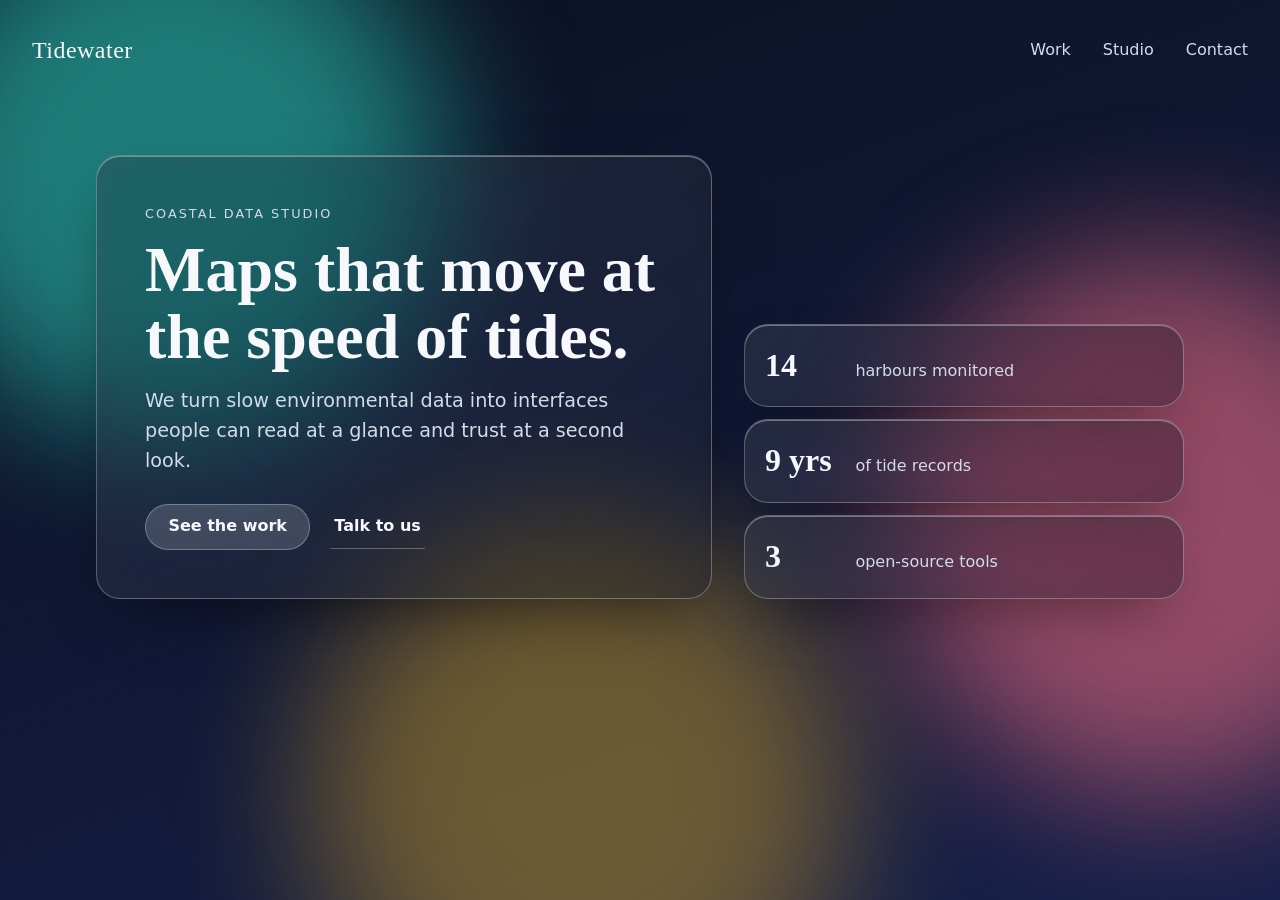
<file: examples/glass-hero/index.html>
<!doctype html>
<html lang="en">
<head>
  <meta charset="utf-8">
  <meta name="viewport" content="width=device-width, initial-scale=1">
  <title>Tidewater - glass hero example</title>
  <meta name="description" content="Example hero section: frosted glass over a slow gradient, with a static fallback.">
  <link rel="stylesheet" href="styles.css">
</head>
<body>
  <a class="skip-link" href="#main">Skip to content</a>

  <div class="backdrop" aria-hidden="true">
    <span class="blob blob--teal"></span>
    <span class="blob blob--coral"></span>
    <span class="blob blob--amber"></span>
  </div>

  <header class="site-header">
    <p class="wordmark">Tidewater</p>
    <nav aria-label="Primary">
      <ul>
        <li><a href="#work">Work</a></li>
        <li><a href="#studio">Studio</a></li>
        <li><a href="#contact">Contact</a></li>
      </ul>
    </nav>
  </header>

  <main id="main">
    <section class="hero" aria-labelledby="hero-title">
      <div class="glass panel">
        <p class="eyebrow">Coastal data studio</p>
        <h1 id="hero-title">Maps that move at the speed of tides.</h1>
        <p class="lede">We turn slow environmental data into interfaces people can read at a glance and trust at a second look.</p>
        <p class="actions">
          <a class="button button--glass" href="#work">See the work</a>
          <a class="button button--text" href="#contact">Talk to us</a>
        </p>
      </div>

      <ul class="stats" aria-label="Studio facts">
        <li class="glass tile"><strong>14</strong><span>harbours monitored</span></li>
        <li class="glass tile"><strong>9 yrs</strong><span>of tide records</span></li>
        <li class="glass tile"><strong>3</strong><span>open-source tools</span></li>
      </ul>
    </section>
  </main>
</body>
</html>
</file>
<file: examples/glass-hero/styles.css>
/* Tidewater glass hero - an original example for Design Sensei.
   Pattern: frosted glass over a slow gradient, with a solid fallback when
   backdrop-filter is unavailable and a static state for reduced motion.
   No JavaScript, no dependencies, no images. */

:root {
  --ink: #f6f8fb;
  --ink-soft: #d3dbe8;
  --night: #0b1020;
  --night-2: #17204a;
  --teal: #2dd4bf;
  --coral: #fb7185;
  --amber: #fbbf24;
  --glass-fill: rgba(255, 255, 255, 0.10);
  --glass-scrim: rgba(8, 12, 28, 0.42);   /* keeps text contrast independent of what is behind the glass */
  --glass-edge: rgba(255, 255, 255, 0.28);
  --focus: #ffe08a;
  --radius: 1.5rem;
  --space: clamp(1rem, 2.5vw, 2rem);
  --display: "Iowan Old Style", "Palatino Linotype", Palatino, Georgia, serif;
  --text: ui-sans-serif, system-ui, -apple-system, "Segoe UI", sans-serif;
}

* { box-sizing: border-box; }

html { color-scheme: dark; }

body {
  margin: 0;
  min-height: 100vh;
  min-height: 100dvh;
  background: linear-gradient(160deg, var(--night), var(--night-2));
  color: var(--ink);
  font-family: var(--text);
  line-height: 1.55;
  overflow-x: hidden;
}

/* ---- backdrop: three blurred blobs that drift slowly (transform only) ---- */
.backdrop { position: fixed; inset: 0; z-index: -1; overflow: hidden; }
.blob {
  position: absolute;
  width: min(60vw, 34rem);
  aspect-ratio: 1;
  border-radius: 50%;
  filter: blur(70px);
  opacity: 0.55;
  animation: drift 26s ease-in-out infinite alternate;
}
.blob--teal  { background: var(--teal);  top: -12%;  left: -8%; }
.blob--coral { background: var(--coral); top: 28%;   right: -12%; animation-duration: 32s; animation-delay: -9s; }
.blob--amber { background: var(--amber); bottom: -18%; left: 24%; opacity: 0.38; animation-duration: 38s; animation-delay: -17s; }

@keyframes drift {
  from { transform: translate3d(0, 0, 0) scale(1); }
  to   { transform: translate3d(6vw, 4vh, 0) scale(1.12); }
}

/* ---- layout ---- */
.site-header {
  display: flex;
  flex-wrap: wrap;
  align-items: center;
  justify-content: space-between;
  gap: 1rem;
  padding: var(--space);
}
.wordmark { margin: 0; font-family: var(--display); font-size: 1.5rem; letter-spacing: 0.02em; }
.site-header ul { display: flex; gap: clamp(1rem, 3vw, 2rem); margin: 0; padding: 0; list-style: none; }
.site-header a { color: var(--ink-soft); text-decoration: none; padding-block: 0.25rem; border-bottom: 1px solid transparent; }
.site-header a:hover { color: var(--ink); border-bottom-color: currentColor; }

.hero {
  display: grid;
  gap: var(--space);
  padding: var(--space);
  max-width: 72rem;
  margin-inline: auto;
}
@media (min-width: 52rem) {
  .hero { grid-template-columns: 1.4fr 1fr; align-items: end; padding-block: 6vh; }
}

/* ---- glass surface ---- */
.glass {
  position: relative;
  background: linear-gradient(135deg, var(--glass-fill), rgba(255, 255, 255, 0.04)), var(--glass-scrim);
  border: 1px solid var(--glass-edge);
  border-radius: var(--radius);
  box-shadow: inset 0 1px 0 rgba(255, 255, 255, 0.35), 0 24px 60px -24px rgba(0, 0, 0, 0.6);
  -webkit-backdrop-filter: blur(18px) saturate(140%);
  backdrop-filter: blur(18px) saturate(140%);
}
/* No backdrop-filter support: fall back to a more opaque, still legible surface. */
@supports not ((backdrop-filter: blur(1px)) or (-webkit-backdrop-filter: blur(1px))) {
  .glass { background: rgba(18, 26, 58, 0.92); }
}
/* Windows high-contrast and similar modes: drop decoration, keep structure. */
@media (forced-colors: active) {
  .glass { background: Canvas; border-color: CanvasText; box-shadow: none; backdrop-filter: none; }
}

.panel { padding: clamp(1.5rem, 4vw, 3rem); }
.eyebrow { margin: 0 0 0.75rem; font-size: 0.8rem; letter-spacing: 0.16em; text-transform: uppercase; color: var(--ink-soft); }
h1 { margin: 0 0 1rem; font-family: var(--display); font-weight: 600; font-size: clamp(2.1rem, 6vw, 4rem); line-height: 1.05; text-wrap: balance; }
.lede { margin: 0 0 1.75rem; max-width: 36rem; font-size: clamp(1rem, 1.6vw, 1.2rem); color: var(--ink-soft); }
.actions { display: flex; flex-wrap: wrap; gap: 0.75rem 1.25rem; align-items: center; margin: 0; }

.button {
  display: inline-flex;
  align-items: center;
  min-height: 2.75rem;               /* comfortable touch target */
  padding: 0.6rem 1.4rem;
  border-radius: 999px;
  font-weight: 600;
  text-decoration: none;
  color: var(--ink);
  transition: transform 180ms ease, background-color 180ms ease, border-color 180ms ease;
}
.button--glass { background: rgba(255, 255, 255, 0.16); border: 1px solid var(--glass-edge); }
.button--glass:hover { background: rgba(255, 255, 255, 0.26); transform: translateY(-1px); }
.button--text { padding-inline: 0.25rem; border-bottom: 1px solid var(--glass-edge); border-radius: 0; }
.button--text:hover { border-bottom-color: var(--ink); }

a:focus-visible { outline: 3px solid var(--focus); outline-offset: 3px; border-radius: 0.4rem; }

.skip-link { position: absolute; left: 1rem; top: -4rem; padding: 0.5rem 1rem; background: var(--ink); color: var(--night); border-radius: 0.5rem; z-index: 10; }
.skip-link:focus { top: 1rem; }

.stats { display: grid; gap: 0.75rem; margin: 0; padding: 0; list-style: none; }
.tile { display: flex; align-items: baseline; gap: 0.9rem; padding: 1rem 1.25rem; }
.tile strong { font-family: var(--display); font-size: clamp(1.5rem, 3vw, 2rem); min-width: 4.75rem; }
.tile span { color: var(--ink-soft); }

/* ---- reduced motion: a still frame of the same composition ---- */
@media (prefers-reduced-motion: reduce) {
  .blob { animation: none; }
  .button { transition: none; }
  .button--glass:hover { transform: none; }
}
</file>
